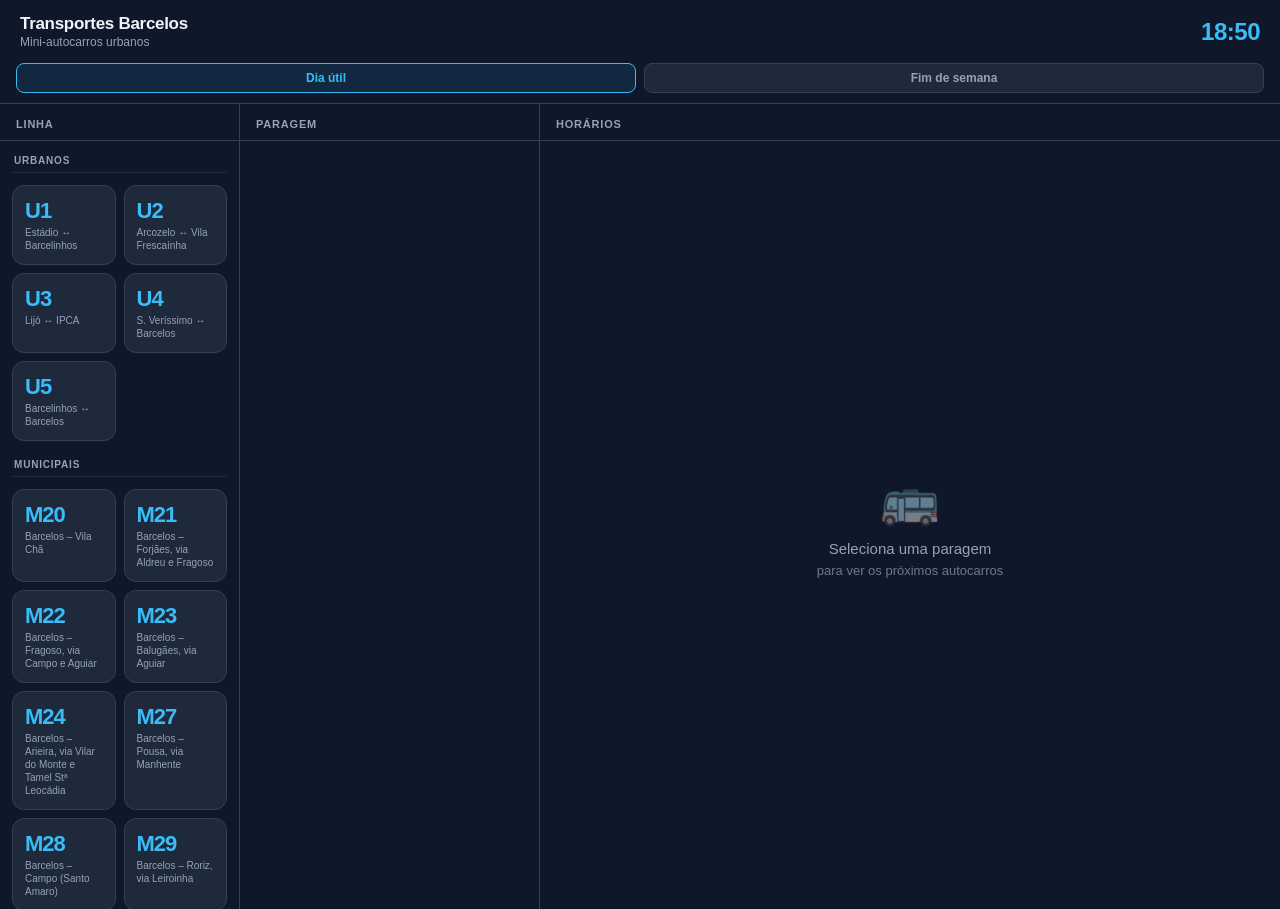
<file: index.html>
<!DOCTYPE html>
<html lang="pt">
<head>
  <meta charset="UTF-8">
  <meta name="viewport" content="width=device-width, initial-scale=1, viewport-fit=cover">
  <meta name="apple-mobile-web-app-capable" content="yes">
  <meta name="apple-mobile-web-app-status-bar-style" content="black-translucent">
  <meta name="apple-mobile-web-app-title" content="Horários Barcelos">
  <meta name="theme-color" content="#0f172a">
  <title>Horários Barcelos</title>
  <link rel="stylesheet" href="css/style.css">
</head>
<body>

  <!-- Header -->
  <header class="header">
    <div class="header-inner">
      <div>
        <div class="app-title">Transportes Barcelos</div>
        <div class="app-subtitle">Mini-autocarros urbanos</div>
      </div>
      <span class="clock" id="clock">--:--</span>
    </div>
    <div class="day-bar">
      <button class="day-btn active" id="btn-weekday" onclick="selectDayType('weekday')">Dia útil</button>
      <button class="day-btn" id="btn-weekend" onclick="selectDayType('weekend')">Fim de semana</button>
    </div>
  </header>

  <!-- 3-column layout -->
  <div class="layout">

    <!-- Col 1: Lines + Direction -->
    <div class="panel panel-lines" id="panel-lines">
      <div class="panel-header">
        <div class="panel-title">Linha</div>
      </div>
      <div class="panel-body">
        <div class="line-grid" id="line-grid"></div>
      </div>
    </div>

    <!-- Col 2: Stops -->
    <div class="panel panel-stops hidden" id="panel-stops">
      <!-- Mobile breadcrumb -->
      <div class="breadcrumb" onclick="goLines()">
        <span class="breadcrumb-back">‹</span>
        <span class="breadcrumb-text">Linhas</span>
      </div>
      <div class="panel-header">
        <div class="panel-title">Paragem</div>
      </div>
      <div id="dir-toggle"></div>
      <div class="panel-body">
        <div class="stop-list" id="stop-list"></div>
      </div>
    </div>

    <!-- Col 3: Results -->
    <div class="panel panel-results hidden" id="panel-results">
      <!-- Mobile breadcrumb -->
      <div class="breadcrumb" onclick="goStops()">
        <span class="breadcrumb-back">‹</span>
        <span class="breadcrumb-text">Paragens</span>
      </div>
      <div class="panel-header">
        <div class="panel-title" id="results-panel-title">Horários</div>
      </div>
      <div class="panel-body" id="results-body">
        <div class="empty-state">
          <div class="empty-icon">🚌</div>
          <div class="empty-text">Seleciona uma paragem</div>
          <div class="empty-sub">para ver os próximos autocarros</div>
        </div>
      </div>
    </div>

  </div>

  <script type="module" src="js/app.js"></script>
</body>
</html>
</file>
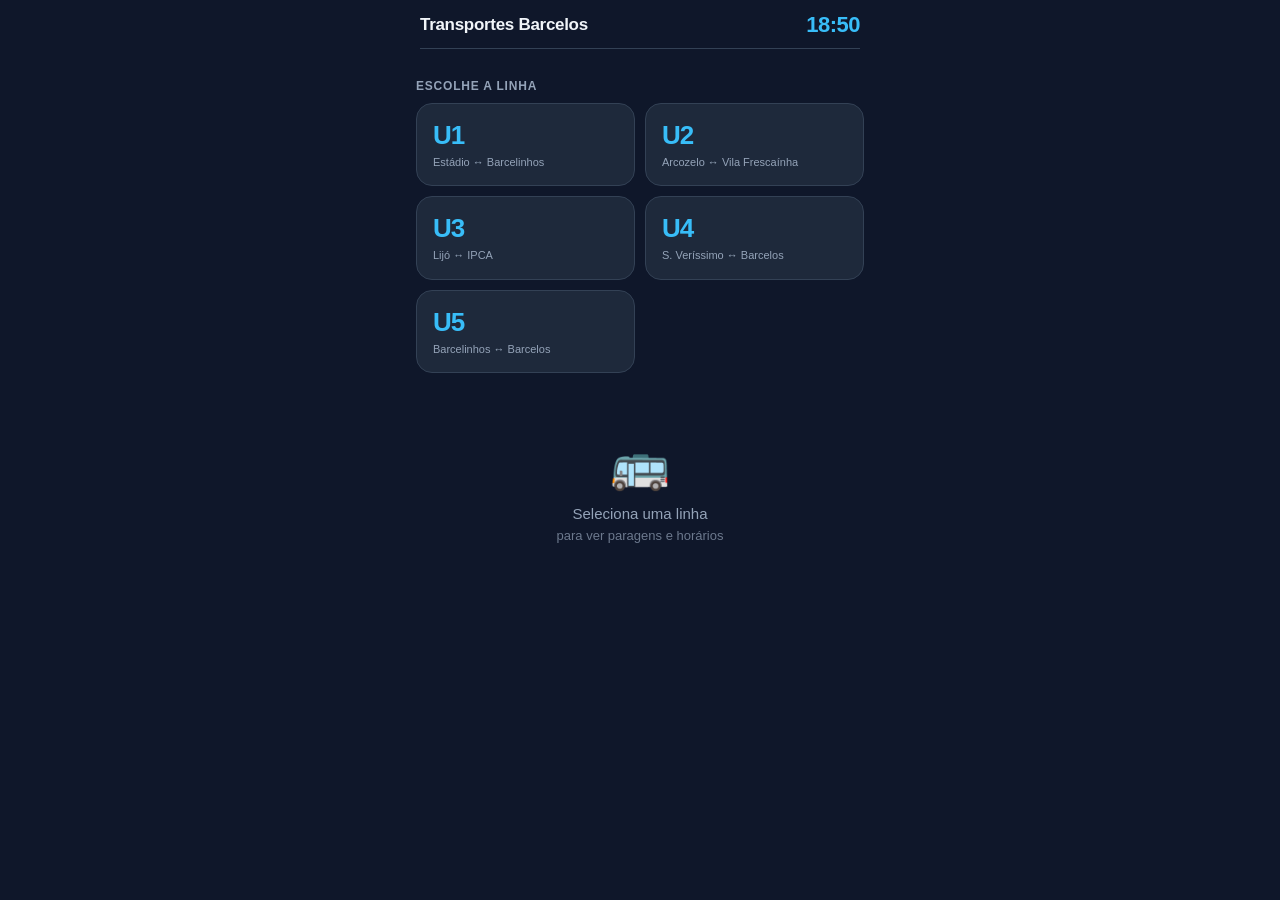
<file: horarios-barcelos.html>
<!DOCTYPE html>
<html lang="pt">
<head>
<meta charset="UTF-8">
<meta name="viewport" content="width=device-width, initial-scale=1, viewport-fit=cover">
<meta name="apple-mobile-web-app-capable" content="yes">
<meta name="apple-mobile-web-app-status-bar-style" content="black-translucent">
<meta name="apple-mobile-web-app-title" content="Horários Barcelos">
<meta name="theme-color" content="#0f172a">
<title>Horários Barcelos</title>
<style>
  *{box-sizing:border-box;margin:0;padding:0;-webkit-tap-highlight-color:transparent}
  :root{
    --bg:#0f172a;--surface:#1e293b;--card:#263245;--border:#334155;
    --text:#f1f5f9;--muted:#94a3b8;--accent:#38bdf8;--green:#4ade80;
    --yellow:#facc15;--red:#f87171;--radius:16px
  }
  html,body{height:100%;background:var(--bg);color:var(--text);font-family:-apple-system,BlinkMacSystemFont,'Segoe UI',sans-serif;overscroll-behavior:none}
  body{display:flex;flex-direction:column;max-width:480px;margin:0 auto;min-height:100dvh}



  .header{padding:env(safe-area-inset-top) 20px 0;background:var(--bg);position:sticky;top:0;z-index:10}
  .header-inner{display:flex;align-items:center;justify-content:space-between;padding:12px 0 10px}
  .app-title{font-size:17px;font-weight:700;color:var(--text);letter-spacing:-0.3px}
  .clock{font-size:22px;font-weight:700;color:var(--accent);font-variant-numeric:tabular-nums;letter-spacing:-0.5px}
  .header-bar{height:1px;background:var(--border)}

  .main{flex:1;overflow-y:auto;padding:16px 16px calc(env(safe-area-inset-bottom) + 16px)}

  .section-label{font-size:12px;font-weight:600;color:var(--muted);text-transform:uppercase;letter-spacing:0.8px;margin-bottom:10px}
  .line-grid{display:grid;grid-template-columns:1fr 1fr;gap:10px;margin-bottom:24px}
  .line-card{background:var(--surface);border:1.5px solid var(--border);border-radius:var(--radius);padding:16px;cursor:pointer;transition:all .15s;display:flex;flex-direction:column;gap:4px}
  .line-card:active{transform:scale(.97)}
  .line-num{font-size:26px;font-weight:800;color:var(--accent);letter-spacing:-1px}
  .line-desc{font-size:11px;color:var(--muted);line-height:1.3;font-weight:500}

  .dir-toggle{display:flex;gap:8px;margin-bottom:16px}
  .dir-btn{flex:1;padding:10px 12px;border-radius:10px;border:1.5px solid var(--border);background:var(--surface);color:var(--muted);font-size:12px;font-weight:600;cursor:pointer;text-align:center;transition:all .15s;line-height:1.3}
  .dir-btn:active{transform:scale(.97)}
  .dir-btn.active{border-color:var(--accent);background:rgba(56,189,248,.1);color:var(--accent)}

  .stop-list{display:flex;flex-direction:column;gap:6px;margin-bottom:16px}
  .stop-item{background:var(--surface);border:1.5px solid var(--border);border-radius:12px;padding:13px 16px;cursor:pointer;display:flex;align-items:center;justify-content:space-between;transition:all .15s}
  .stop-item:active{transform:scale(.98)}
  .stop-item.no-times{background:#131f30;border-color:#1e2d3d}
  .stop-item.no-times .stop-name{color:#5a7a8a}
  .stop-item.no-times .stop-next{opacity:.7}
  .stop-name{font-size:14px;font-weight:500;color:var(--text);line-height:1.3;flex:1;min-width:0;padding-right:8px}
  .stop-next{font-size:12px;font-weight:700;white-space:nowrap;flex-shrink:0}
  .stop-next.green{color:var(--green)}
  .stop-next.yellow{color:var(--yellow)}
  .stop-next.red{color:var(--red)}
  .stop-next.muted{color:var(--muted)}
  .approx-badge{font-size:10px;color:var(--muted);font-weight:500;margin-top:2px;display:block}

  .results{background:var(--surface);border:1.5px solid var(--border);border-radius:var(--radius);padding:16px;margin-bottom:16px}
  .results-title{font-size:12px;font-weight:600;color:var(--muted);text-transform:uppercase;letter-spacing:0.8px;margin-bottom:12px}
  .next-bus-hero{background:rgba(56,189,248,.1);border:1.5px solid rgba(56,189,248,.3);border-radius:12px;padding:16px;margin-bottom:10px;display:flex;align-items:center;justify-content:space-between}
  .next-bus-time{font-size:36px;font-weight:800;color:var(--accent);letter-spacing:-1.5px;font-variant-numeric:tabular-nums}
  .next-bus-min{font-size:14px;font-weight:700;color:var(--accent);text-align:right}
  .next-bus-label{font-size:11px;color:var(--muted);text-transform:uppercase;letter-spacing:0.5px}
  .approx-notice{background:rgba(250,204,21,.08);border:1px solid rgba(250,204,21,.25);border-radius:10px;padding:10px 12px;margin-bottom:12px;font-size:12px;color:var(--yellow);line-height:1.5}
  .time-list{display:flex;flex-wrap:wrap;gap:6px;margin-top:6px}
  .time-chip{padding:6px 12px;border-radius:8px;font-size:13px;font-weight:600;font-variant-numeric:tabular-nums}
  .time-chip.upcoming{background:var(--card);color:var(--text)}
  .time-chip.past{color:var(--border);background:transparent}
  .time-chip.next{background:rgba(74,222,128,.15);color:var(--green);border:1px solid rgba(74,222,128,.3)}
  .no-more{color:var(--muted);font-size:13px;padding:8px 0}
  .disclaimer{font-size:11px;color:var(--muted);line-height:1.5;margin-top:8px;padding-top:8px;border-top:1px solid var(--border)}

  .breadcrumb{display:flex;align-items:center;gap:8px;margin-bottom:14px;cursor:pointer}
  .breadcrumb-back{font-size:22px;color:var(--accent);line-height:1}
  .breadcrumb-text{font-size:14px;color:var(--accent);font-weight:600}

  .empty{text-align:center;padding:40px 20px;color:var(--muted)}
  .empty-icon{font-size:48px;margin-bottom:12px}
  .empty-text{font-size:15px;font-weight:500}
  .empty-sub{font-size:13px;margin-top:6px;opacity:.7}

  .hidden{display:none!important}
</style>
</head>
<body>

<div class="header">
  <div class="header-inner">
    <span class="app-title">Transportes Barcelos</span>
    <span class="clock" id="clock">--:--</span>
  </div>
  <div class="header-bar"></div>
</div>

<div class="main" id="main">
  <div id="view-lines">
    <p class="section-label" style="margin-top:14px">Escolhe a linha</p>
    <div class="line-grid" id="line-grid"></div>
    <div class="empty">
      <div class="empty-icon">🚌</div>
      <div class="empty-text">Seleciona uma linha</div>
      <div class="empty-sub">para ver paragens e horários</div>
    </div>
  </div>

  <div id="view-stops" class="hidden">
    <div class="breadcrumb" onclick="showLines()">
      <span class="breadcrumb-back">‹</span>
      <span class="breadcrumb-text">Linhas</span>
    </div>
    <div class="dir-toggle" id="dir-toggle"></div>
    <p class="section-label">Paragem</p>
    <div class="stop-list" id="stop-list"></div>
  </div>

  <div id="view-times" class="hidden">
    <div class="breadcrumb" onclick="showStops()">
      <span class="breadcrumb-back">‹</span>
      <span class="breadcrumb-text" id="breadcrumb-line">Paragens</span>
    </div>
    <div class="results" id="results-panel"></div>
  </div>
</div>

<script>
// null = paragem sem horário publicado (autocarro para mas tempo não é preciso)
  //andre vilas boas
const DATA = {
  U1: {
    name: "Estádio ↔ Barcelinhos",
    directions: [
      {
        label: "Estádio → Barcelinhos",
        stops: [
          { name: "Barcelos (Estádio Nascente)", times: ["06:45","07:15","07:45","08:15","08:45","09:15","09:45","10:15","10:45","11:15","11:45","12:15","12:45","13:15","13:45","14:15","14:45","15:15","15:45","16:15","16:45","17:15","17:45","18:15","18:45","19:15","19:45"] },
          { name: "Lobata", times: null },
          { name: "Barcelos (Estádio Poente)", times: null },
          { name: "Vila Boa (X N103)", times: null },
          { name: "Vila Boa (Igreja)", times: null },
          { name: "Espírito Santo", times: null },
          { name: "Igreja", times: null },
          { name: "Raízes", times: null },
          { name: "Escola", times: null },
          { name: "Cooperativa", times: null },
          { name: "Vermil (Quinta da Cal)", times: ["06:50","07:20","07:50","08:20","08:50","09:20","09:50","10:20","10:50","11:20","11:50","12:20","12:50","13:20","13:50","14:20","14:50","15:20","15:50","16:20","16:50","17:20","17:50","18:20","18:50","19:20","19:50"] },
          { name: "Barcelos (Olival)", times: null },
          { name: "Barcelos (Rua Luís de Camões)", times: null },
          { name: "Barcelos (Rotunda do Professor)", times: null },
          { name: "Casa S. João de Deus", times: ["06:54","07:24","07:54","08:24","08:54","09:24","09:54","10:24","10:54","11:24","11:54","12:24","12:54","13:24","13:54","14:24","14:54","15:24","15:54","16:24","16:54","17:24","17:54","18:24","18:54","19:24","19:54"] },
          { name: "Barcelos (Quinta Nova)", times: null },
          { name: "Barcelos (Finanças)", times: null },
          { name: "Escola Alcaides de Faria", times: null },
          { name: "Barcelos (Combatentes)", times: ["06:58","07:28","07:58","08:28","08:58","09:28","09:58","10:28","10:58","11:28","11:58","12:28","12:58","13:28","13:58","14:28","14:58","15:28","15:58","16:28","16:58","17:28","17:58","18:28","18:58","19:28","19:58"] },
          { name: "Barcelos (Sr. da Cruz)", times: null },
          { name: "Bagoeira / Campo da Feira", times: null },
          { name: "H. Trofa Saúde", times: null },
          { name: "Barcelos (Cemitério)", times: null },
          { name: "Esc. Sec. Barcelos", times: ["07:02","07:32","08:02","08:32","09:02","09:32","10:02","10:32","11:02","11:32","12:02","12:32","13:02","13:32","14:02","14:32","15:02","15:32","16:02","16:32","17:02","17:32","18:02","18:32","19:02","19:32","20:02"] },
          { name: "Casa do Rio", times: null },
          { name: "Barcelos (Câmara Municipal)", times: null },
          { name: "Barcelinhos (centro)", times: ["07:07","07:37","08:07","08:37","09:07","09:37","10:07","10:37","11:07","11:37","12:07","12:37","13:07","13:37","14:07","14:37","15:07","15:37","16:07","16:37","17:07","17:37","18:07","18:37","19:07","19:37","20:07"] },
          { name: "Barcelinhos (Quinta do Egipto)", times: null },
          { name: "Barcelinhos (Fonte Santo António)", times: null },
          { name: "Barcelinhos (Colégio La Salle)", times: null },
          { name: "E.Leclerc (Barcelinhos)", times: ["07:10","07:40","08:10","08:40","09:10","09:40","10:10","10:40","11:10","11:40","12:10","12:40","13:10","13:40","14:10","14:40","15:10","15:40","16:10","16:40","17:10","17:40","18:10","18:40","19:10","19:40","20:10"] },
        ]
      },
      {
        label: "Barcelinhos → Estádio",
        stops: [
          { name: "E.Leclerc (Barcelinhos)", times: ["06:40","07:10","07:40","08:10","08:40","09:10","09:40","10:10","10:40","11:10","11:40","12:10","12:40","13:10","13:40","14:10","14:40","15:10","15:40","16:10","16:40","17:10","17:40","18:10","18:40","19:10","19:40","20:10"] },
          { name: "Barcelinhos (Colégio La Salle)", times: null },
          { name: "Barcelinhos (Quinta do Egito)", times: null },
          { name: "Barcelinhos (Largo do Tanque)", times: null },
          { name: "Barcelinhos (Mira Rio)", times: null },
          { name: "Esc. Rosa Ramalho (Ida)", times: ["06:44","07:14","07:44","08:14","08:44","09:14","09:44","10:14","10:44","11:14","11:44","12:14","12:44","13:14","13:44","14:14","14:44","15:14","15:44","16:14","16:44","17:14","17:44","18:14","18:44","19:14","19:44","20:14"] },
          { name: "Carvalhal", times: null },
          { name: "Barcelinhos (Medros)", times: ["06:47","07:17","07:47","08:17","08:47","09:17","09:47","10:17","10:47","11:17","11:47","12:17","12:47","13:17","13:47","14:17","14:47","15:17","15:47","16:17","16:47","17:17","17:47","18:17","18:47","19:17","19:47","20:17"] },
          { name: "Barcelinhos (Hospital Particular)", times: null },
          { name: "Staples", times: null },
          { name: "Esc. Rosa Ramalho (Volta)", times: ["06:50","07:20","07:50","08:20","08:50","09:20","09:50","10:20","10:50","11:20","11:50","12:20","12:50","13:20","13:50","14:20","14:50","15:20","15:50","16:20","16:50","17:20","17:50","18:20","18:50","19:20","19:50","20:20"] },
          { name: "Barcelinhos (Mira Rio)", times: null },
          { name: "Barcelinhos (Largo do Tanque)", times: null },
          { name: "Barcelinhos (centro)", times: ["06:52","07:22","07:52","08:22","08:52","09:22","09:52","10:22","10:52","11:22","11:52","12:22","12:52","13:22","13:52","14:22","14:52","15:22","15:52","16:22","16:52","17:22","17:52","18:22","18:52","19:22","19:52","20:22"] },
          { name: "Barcelos (Câmara Municipal)", times: null },
          { name: "Casa do Rio", times: null },
          { name: "Esc. Sec. Barcelos", times: ["06:54","07:24","07:54","08:24","08:54","09:24","09:54","10:24","10:54","11:24","11:54","12:24","12:54","13:24","13:54","14:24","14:54","15:24","15:54","16:24","16:54","17:24","17:54","18:24","18:54","19:24","19:54","20:24"] },
          { name: "Barcelos (Cemitério)", times: null },
          { name: "H. Trofa Saúde", times: null },
          { name: "Bagoeira / Campo da Feira", times: null },
          { name: "Senhor da Cruz", times: null },
          { name: "Barcelos (Combatentes)", times: ["06:58","07:28","07:58","08:28","08:58","09:28","09:58","10:28","10:58","11:28","11:58","12:28","12:58","13:28","13:58","14:28","14:58","15:28","15:58","16:28","16:58","17:28","17:58","18:28","18:58","19:28","19:58","20:28"] },
          { name: "Casa S. João de Deus", times: ["07:01","07:31","08:01","08:31","09:01","09:31","10:01","10:31","11:01","11:31","12:01","12:31","13:01","13:31","14:01","14:31","15:01","15:31","16:01","16:31","17:01","17:31","18:01","18:31","19:01","19:31","20:01"] },
          { name: "Vermil (Quinta da Cal)", times: ["07:04","07:34","08:04","08:34","09:04","09:34","10:04","10:34","11:04","11:34","12:04","12:34","13:04","13:34","14:04","14:34","15:04","15:34","16:04","16:34","17:04","17:34","18:04","18:34","19:04","19:34","20:04"] },
          { name: "Barcelos (Estádio Nascente)", times: ["07:15","07:45","08:15","08:45","09:15","09:45","10:15","10:45","11:15","11:45","12:15","12:45","13:15","13:45","14:15","14:45","15:15","15:45","16:15","16:45","17:15","17:45","18:15","18:45","19:15","19:45","20:15"] },
        ]
      }
    ]
  },
  U2: {
    name: "Arcozelo ↔ Vila Frescaínha",
    directions: [
      {
        label: "Arcozelo → Vila Frescaínha",
        stops: [
          { name: "Arcozelo (Junta de Freguesia)", times: ["07:00","07:20","07:40","08:00","08:20","08:40","09:00","09:20","09:40","10:00","10:20","10:40","11:00","11:20","11:40","12:00","12:20","12:40","13:00","13:20","13:40","14:00","14:20","14:40","15:00","15:20","15:40","16:00","16:20","16:40","17:00","17:20","17:40","18:00","18:20","18:40","19:00","19:20","19:40","20:00","20:20"] },
          { name: "Pólo ACIB", times: null },
          { name: "Arcozelo (Formiga)", times: null },
          { name: "Arcozelo (Bairro 1.º de Maio)", times: ["07:02","07:22","07:42","08:02","08:22","08:42","09:02","09:22","09:42","10:02","10:22","10:42","11:02","11:22","11:42","12:02","12:22","12:42","13:02","13:22","13:42","14:02","14:22","14:42","15:02","15:22","15:42","16:02","16:22","16:42","17:02","17:22","17:42","18:02","18:22","18:42","19:02","19:22","19:42","20:02","20:22"] },
          { name: "Arcozelo (Igreja)", times: null },
          { name: "Arcozelo (Rotunda das Calçadas)", times: null },
          { name: "Barcelos (Bolivar)", times: null },
          { name: "Barcelos (Estação)", times: ["07:04","07:24","07:44","08:04","08:24","08:44","09:04","09:24","09:44","10:04","10:24","10:44","11:04","11:24","11:44","12:04","12:24","12:44","13:04","13:24","13:44","14:04","14:24","14:44","15:04","15:24","15:44","16:04","16:24","16:44","17:04","17:24","17:44","18:04","18:24","18:44","19:04","19:24","19:44","20:04","20:24"] },
          { name: "Barcelos (Torre Ampal)", times: null },
          { name: "Barcelos (Albergaria)", times: null },
          { name: "Barcelos (Capuchinhos)", times: null },
          { name: "Barcelos (Combatentes)", times: ["07:06","07:26","07:46","08:06","08:26","08:46","09:06","09:26","09:46","10:06","10:26","10:46","11:06","11:26","11:46","12:06","12:26","12:46","13:06","13:26","13:46","14:06","14:26","14:46","15:06","15:26","15:46","16:06","16:26","16:46","17:06","17:26","17:46","18:06","18:26","18:46","19:06","19:26","19:46","20:06","20:26"] },
          { name: "Barcelos (Campo S. José)", times: null },
          { name: "Barcelos (Mercado)", times: null },
          { name: "Pingo Doce / IPCA", times: ["07:08","07:28","07:48","08:08","08:28","08:48","09:08","09:28","09:48","10:08","10:28","10:48","11:08","11:28","11:48","12:08","12:28","12:48","13:08","13:28","13:48","14:08","14:28","14:48","15:08","15:28","15:48","16:08","16:28","16:48","17:08","17:28","17:48","18:08","18:28","18:48","19:08","19:28","19:48","20:08","20:28"] },
          { name: "Lidl", times: null },
          { name: "Esc. António Fogaça", times: null },
          { name: "Casal de Nil", times: null },
          { name: "ACIBE / Sonix", times: ["07:11","07:31","07:51","08:11","08:31","08:51","09:11","09:31","09:51","10:11","10:31","10:51","11:11","11:31","11:51","12:11","12:31","12:51","13:11","13:31","13:51","14:11","14:31","14:51","15:11","15:31","15:51","16:11","16:31","16:51","17:11","17:31","17:51","18:11","18:31","18:51","19:11","19:31","19:51","20:11","20:31"] },
          { name: "Continente", times: ["07:13","07:33","07:53","08:13","08:33","08:53","09:13","09:33","09:53","10:13","10:33","10:53","11:13","11:33","11:53","12:13","12:33","12:53","13:13","13:33","13:53","14:13","14:33","14:53","15:13","15:33","15:53","16:13","16:33","16:53","17:13","17:33","17:53","18:13","18:33","18:53","19:13","19:33","19:53","20:13","20:33"] },
          { name: "Vila Frescainha (EB1 Paço Velho)", times: ["07:15","07:35","07:55","08:15","08:35","08:55","09:15","09:35","09:55","10:15","10:35","10:55","11:15","11:35","11:55","12:15","12:35","12:55","13:15","13:35","13:55","14:15","14:35","14:55","15:15","15:35","15:55","16:15","16:35","16:55","17:15","17:35","17:55","18:15","18:35","18:55","19:15","19:35","19:55","20:15","20:35"] },
        ]
      },
      {
        label: "Vila Frescaínha → Arcozelo",
        stops: [
          { name: "Vila Frescainha (EB1 Paço Velho)", times: ["06:55","07:15","07:35","07:55","08:15","08:35","08:55","09:15","09:35","09:55","10:15","10:35","10:55","11:15","11:35","11:55","12:15","12:35","12:55","13:15","13:35","13:55","14:15","14:35","14:55","15:15","15:35","15:55","16:15","16:35","16:55","17:15","17:35","17:55","18:15","18:35","18:55","19:15","19:35","19:55","20:15"] },
          { name: "Vila Frescainha (Calçada da Adega)", times: null },
          { name: "Adega", times: null },
          { name: "Vila Frescainha (R. de S. Simão)", times: ["06:59","07:19","07:39","07:59","08:19","08:39","08:59","09:19","09:39","09:59","10:19","10:39","10:59","11:19","11:39","11:59","12:19","12:39","12:59","13:19","13:39","13:59","14:19","14:39","14:59","15:19","15:39","15:59","16:19","16:39","16:59","17:19","17:39","17:59","18:19","18:39","18:59","19:19","19:39","19:59","20:19"] },
          { name: "Vila Frescainha (Senra)", times: null },
          { name: "ACIBE / Sonix", times: ["07:03","07:23","07:43","08:03","08:23","08:43","09:03","09:23","09:43","10:03","10:23","10:43","11:03","11:23","11:43","12:03","12:23","12:43","13:03","13:23","13:43","14:03","14:23","14:43","15:03","15:23","15:43","16:03","16:23","16:43","17:03","17:23","17:43","18:03","18:23","18:43","19:03","19:23","19:43","20:03","20:23"] },
          { name: "Casal de Nil", times: null },
          { name: "Esc. António Fogaça", times: null },
          { name: "Lidl", times: null },
          { name: "Barcelos (São José)", times: ["07:08","07:28","07:48","08:08","08:28","08:48","09:08","09:28","09:48","10:08","10:28","10:48","11:08","11:28","11:48","12:08","12:28","12:48","13:08","13:28","13:48","14:08","14:28","14:48","15:08","15:28","15:48","16:08","16:28","16:48","17:08","17:28","17:48","18:08","18:28","18:48","19:08","19:28","19:48","20:08","20:28"] },
          { name: "Bonfim", times: null },
          { name: "Barcelos (Jardim Velho)", times: null },
          { name: "Barcelos (Combatentes)", times: ["07:12","07:32","07:52","08:12","08:32","08:52","09:12","09:32","09:52","10:12","10:32","10:52","11:12","11:32","11:52","12:12","12:32","12:52","13:12","13:32","13:52","14:12","14:32","14:52","15:12","15:32","15:52","16:12","16:32","16:52","17:12","17:32","17:52","18:12","18:32","18:52","19:12","19:32","19:52","20:12","20:32"] },
          { name: "Barcelos (Capuchinhos)", times: null },
          { name: "Barcelos (Albergaria)", times: null },
          { name: "Barcelos (Torre Ampal)", times: null },
          { name: "Barcelos (Estação)", times: ["07:16","07:36","07:56","08:16","08:36","08:56","09:16","09:36","09:56","10:16","10:36","10:56","11:16","11:36","11:56","12:16","12:36","12:56","13:16","13:36","13:56","14:16","14:36","14:56","15:16","15:36","15:56","16:16","16:36","16:56","17:16","17:36","17:56","18:16","18:36","18:56","19:16","19:36","19:56","20:16","20:36"] },
          { name: "Barcelos (Bolivar)", times: null },
          { name: "Arcozelo (Rotunda das Calçadas)", times: null },
          { name: "Arcozelo (Junta de Freguesia)", times: ["07:20","07:40","08:00","08:20","08:40","09:00","09:20","09:40","10:00","10:20","10:40","11:00","11:20","11:40","12:00","12:20","12:40","13:00","13:20","13:40","14:00","14:20","14:40","15:00","15:20","15:40","16:00","16:20","16:40","17:00","17:20","17:40","18:00","18:20","18:40","19:00","19:20","19:40","20:00","20:20","20:40"] },
        ]
      }
    ]
  },
  U3: {
    name: "Lijó ↔ IPCA",
    directions: [
      {
        label: "Lijó → IPCA",
        stops: [
          { name: "Lijó (Escolas)", times: ["06:45","07:15","07:40","07:45","08:15","08:45","09:15","09:45","10:15","10:45","11:15","11:45","12:15","12:45","13:15","13:45","14:15","14:45","15:15","15:45","16:15","16:45","17:15","17:45","18:15","18:45","19:15","19:45"] },
          { name: "Lijó (Senhora da Abadia)", times: null },
          { name: "Nova do Corujo", times: null },
          { name: "Arcozelo (Corujo)", times: null },
          { name: "Igreja II", times: null },
          { name: "Igreja I", times: ["06:49","07:19","07:44","07:49","08:19","08:49","09:19","09:49","10:19","10:49","11:19","11:49","12:19","12:49","13:19","13:49","14:19","14:49","15:19","15:49","16:19","16:49","17:19","17:49","18:19","18:49","19:19","19:49"] },
          { name: "EM557 / Ribeiro", times: null },
          { name: "Ribeiro", times: null },
          { name: "Arcozelo (Penedos)", times: null },
          { name: "Arcozelo (Bela Vista)", times: null },
          { name: "Dom João Afonso (C.E. Arcozelo)", times: null },
          { name: "Bem-Me-Queres", times: null },
          { name: "Felisberto B. R. Castro", times: ["06:53","07:23","07:48","07:53","08:23","08:53","09:23","09:53","10:23","10:53","11:23","11:53","12:23","12:53","13:23","13:53","14:23","14:53","15:23","15:53","16:23","16:53","17:23","17:53","18:23","18:53","19:23","19:53"] },
          { name: "Bajão", times: null },
          { name: "Barcelos (Central / Camionagem)", times: ["06:58","07:28","07:53","07:58","08:28","08:58","09:28","09:58","10:28","10:58","11:28","11:58","12:28","12:58","13:28","13:58","14:28","14:58","15:28","15:58","16:28","16:58","17:28","17:58","18:28","18:58","19:28","19:58"] },
          { name: "Pontes I", times: null },
          { name: "Esc. Sec. Barcelos", times: ["07:00","07:30","07:55","08:00","08:30","09:00","09:30","10:00","10:30","11:00","11:30","12:00","12:30","13:00","13:30","14:00","14:30","15:00","15:30","16:00","16:30","17:00","17:30","18:00","18:30","19:00","19:30","20:00"] },
          { name: "Tribunal", times: null },
          { name: "Segurança Social", times: null },
          { name: "H. Trofa Saúde", times: null },
          { name: "Barcelos (Cemitério)", times: null },
          { name: "Valpaços", times: null },
          { name: "Barcelos (Estação)", times: ["07:05","07:35","08:00","08:05","08:35","09:05","09:35","10:05","10:35","11:05","11:35","12:05","12:35","13:05","13:35","14:05","14:35","15:05","15:35","16:05","16:35","17:05","17:35","18:05","18:35","19:05","19:35","20:05"] },
          { name: "Barcelos (Torre Ampal)", times: null },
          { name: "Barcelos (Albergaria)", times: null },
          { name: "Barcelos (Capuchinhos)", times: null },
          { name: "Barcelos (Combatentes)", times: ["07:08","07:38","08:03","08:08","08:38","09:08","09:38","10:08","10:38","11:08","11:38","12:08","12:38","13:08","13:38","14:08","14:38","15:08","15:38","16:08","16:38","17:08","17:38","18:08","18:38","19:08","19:38","20:08"] },
          { name: "Escola Alcaides de Faria", times: null },
          { name: "Barcelos (Finanças)", times: null },
          { name: "Abade Paes", times: null },
          { name: "Zona Comercial", times: null },
          { name: "Barcelos (São José)", times: ["07:13","07:43","08:08","08:13","08:43","09:13","09:43","10:13","10:43","11:13","11:43","12:13","12:43","13:13","13:43","14:13","14:43","15:13","15:43","16:13","16:43","17:13","17:43","18:13","18:43","19:13","19:43","20:13"] },
          { name: "Lidl", times: null },
          { name: "Queimado I (IPCA)", times: ["07:15","07:45","08:10","08:15","08:45","09:15","09:45","10:15","10:45","11:15","11:45","12:15","12:45","13:15","13:45","14:15","14:45","15:15","15:45","16:15","16:45","17:15","17:45","18:15","18:45","19:15","19:45","20:15"] },
        ]
      },
      {
        label: "IPCA → Lijó",
        stops: [
          { name: "Queimado I (IPCA)", times: ["06:45","07:15","07:45","08:15","08:45","09:15","09:45","10:15","10:45","11:15","11:45","12:15","12:45","13:15","13:45","14:15","14:45","15:15","15:45","16:15","16:45","17:15","17:45","18:15","18:45","19:15","19:45"] },
          { name: "Queimado II", times: null },
          { name: "Rio de Vila", times: null },
          { name: "Igreja (V.F.S. Martinho)", times: null },
          { name: "Arranjinho", times: null },
          { name: "Casal de Nil", times: null },
          { name: "Lidl", times: null },
          { name: "Barcelos (São José)", times: ["06:53","07:23","07:53","08:23","08:53","09:23","09:53","10:23","10:53","11:23","11:53","12:23","12:53","13:23","13:53","14:23","14:53","15:23","15:53","16:23","16:53","17:23","17:53","18:23","18:53","19:23","19:53"] },
          { name: "Zona Comercial", times: null },
          { name: "Abade Paes", times: null },
          { name: "Barcelos (Finanças)", times: null },
          { name: "Escola Alcaides de Faria", times: null },
          { name: "Barcelos (Combatentes)", times: ["06:57","07:27","07:57","08:27","08:57","09:27","09:57","10:27","10:57","11:27","11:57","12:27","12:57","13:27","13:57","14:27","14:57","15:27","15:57","16:27","16:57","17:27","17:57","18:27","18:57","19:27","19:57"] },
          { name: "Barcelos (Capuchinhos)", times: null },
          { name: "Barcelos (Albergaria)", times: null },
          { name: "Barcelos (Torre Ampal)", times: null },
          { name: "Barcelos (Estação)", times: ["06:59","07:29","07:59","08:29","08:59","09:29","09:59","10:29","10:59","11:29","11:59","12:29","12:59","13:29","13:59","14:29","14:59","15:29","15:59","16:29","16:59","17:29","17:59","18:29","18:59","19:29","19:59"] },
          { name: "Barcelos (Bolivar)", times: null },
          { name: "Bajão", times: null },
          { name: "Felisberto B. R. Castro", times: ["07:05","07:35","08:05","08:35","09:05","09:35","10:05","10:35","11:05","11:35","12:05","12:35","13:05","13:35","14:05","14:35","15:05","15:35","16:05","16:35","17:05","17:35","18:05","18:35","19:05","19:35","20:05"] },
          { name: "Bem-Me-Queres", times: null },
          { name: "Dom João Afonso (C.E. Arcozelo)", times: null },
          { name: "Arcozelo (Bela Vista)", times: null },
          { name: "Arcozelo (Penedos)", times: null },
          { name: "Ribeiro", times: null },
          { name: "EM557 / Ribeiro", times: null },
          { name: "Igreja I", times: ["07:10","07:40","08:10","08:40","09:10","09:40","10:10","10:40","11:10","11:40","12:10","12:40","13:10","13:40","14:10","14:40","15:10","15:40","16:10","16:40","17:10","17:40","18:10","18:40","19:10","19:40","20:10"] },
          { name: "Igreja II", times: null },
          { name: "Arcozelo (Corujo)", times: null },
          { name: "Nova do Corujo", times: null },
          { name: "Lijó (Escolas)", times: ["07:15","07:45","08:15","08:45","09:15","09:45","10:15","10:45","11:15","11:45","12:15","12:45","13:15","13:45","14:15","14:45","15:15","15:45","16:15","16:45","17:15","17:45","18:15","18:45","19:15","19:45","20:15"] },
        ]
      }
    ]
  },
  U4: {
    name: "S. Veríssimo ↔ Barcelos",
    directions: [
      {
        label: "Barcelos → S. Veríssimo",
        stops: [
          { name: "Barcelos (Estação)", times: ["07:00","07:30","08:00","08:30","09:00","09:30","10:00","10:30","11:00","11:30","12:00","12:30","13:00","13:30","14:00","14:30","15:00","15:30","16:00","16:30","17:00","17:30","18:00","18:30","19:00","19:30","20:00"] },
          { name: "Barcelos (Bolivar)", times: null },
          { name: "Escola Gonçalo Nunes", times: null },
          { name: "Escola Alcaides de Faria", times: null },
          { name: "Barcelos (Combatentes)", times: ["07:04","07:34","08:04","08:34","09:04","09:34","10:04","10:34","11:04","11:34","12:04","12:34","13:04","13:34","14:04","14:34","15:04","15:34","16:04","16:34","17:04","17:34","18:04","18:34","19:04","19:34","20:04"] },
          { name: "Barcelos (Sr. da Cruz)", times: null },
          { name: "Bagoeira / Campo da Feira", times: null },
          { name: "Tribunal", times: null },
          { name: "Esc. Sec. Barcelos", times: ["07:09","07:39","08:09","08:39","09:09","09:39","10:09","10:39","11:09","11:39","12:09","12:39","13:09","13:39","14:09","14:39","15:09","15:39","16:09","16:39","17:09","17:39","18:09","18:39","19:09","19:39","20:09"] },
          { name: "Pontes I", times: null },
          { name: "S. Veríssimo (Conservatório)", times: ["07:15","07:45","08:15","08:45","09:15","09:45","10:15","10:45","11:15","11:45","12:15","12:45","13:15","13:45","14:15","14:45","15:15","15:45","16:15","16:45","17:15","17:45","18:15","18:45","19:15","19:45","20:15"] },
          { name: "Cávado", times: null },
          { name: "Santa Máxima", times: null },
          { name: "Cândido Martins", times: null },
          { name: "S. Veríssimo (Barreiras)", times: ["07:19","07:49","08:19","08:49","09:19","09:49","10:19","10:49","11:19","11:49","12:19","12:49","13:19","13:49","14:19","14:49","15:19","15:49","16:19","16:49","17:19","17:49","18:19","18:49","19:19","19:49","20:19"] },
          { name: "S. Veríssimo (EB1 Pontes III)", times: null },
        ]
      },
      {
        label: "S. Veríssimo → Barcelos",
        stops: [
          { name: "S. Veríssimo (Conservatório)", times: ["07:22","07:52","08:22","08:52","09:22","09:52","10:22","10:52","11:22","11:52","12:22","12:52","13:22","13:52","14:22","14:52","15:22","15:52","16:22","16:52","17:22","17:52","18:22","18:52","19:22","19:52","20:22"] },
          { name: "Pontes I", times: null },
          { name: "Valpaços", times: null },
          { name: "Barcelos (Estação)", times: ["07:30","08:00","08:30","09:00","09:30","10:00","10:30","11:00","11:30","12:00","12:30","13:00","13:30","14:00","14:30","15:00","15:30","16:00","16:30","17:00","17:30","18:00","18:30","19:00","19:30","20:00","20:30"] },
        ]
      }
    ]
  },
  U5: {
    name: "Barcelinhos ↔ Barcelos",
    directions: [
      {
        label: "Barcelinhos → Barcelos",
        stops: [
          { name: "Esc. Rosa Ramalho", times: ["07:15","08:15","09:15","10:15","11:15","12:15","13:15","14:15","15:15","16:15","17:15","18:15","19:15"] },
          { name: "Sr. do Galo", times: null },
          { name: "Esc. Sec. de Barcelinhos", times: null },
          { name: "Centro de Saúde de Barcelinhos", times: ["07:20","08:20","09:20","10:20","11:20","12:20","13:20","14:20","15:20","16:20","17:20","18:20","19:20"] },
          { name: "Sobreiros", times: null },
          { name: "Santa Eugénia (E.Leclerc)", times: ["07:24","08:24","09:24","10:24","11:24","12:24","13:24","14:24","15:24","16:24","17:24","18:24","19:24"] },
          { name: "Santa Eugénia I (Rua Sto. António)", times: null },
          { name: "Santa Eugénia (Ponte)", times: null },
          { name: "Santa Eugénia III (Poça)", times: null },
          { name: "Santa Eugénia (EB)", times: null },
          { name: "Santa Eugénia V (Igreja)", times: ["07:26","08:26","09:26","10:26","11:26","12:26","13:26","14:26","15:26","16:26","17:26","18:26","19:26"] },
          { name: "Cruz. Fonte Fria (Macieiras)", times: null },
          { name: "Rio Covo (Moinhos)", times: null },
          { name: "Santa Eugénia (Rio Covo / Lobagueira)", times: null },
          { name: "Santa Eugénia (Casais / Auchan)", times: ["07:30","08:30","09:30","10:30","11:30","12:30","13:30","14:30","15:30","16:30","17:30","18:30","19:30"] },
          { name: "Cruz. Fonte Fria (Macieiras) ↺", times: null },
          { name: "Rio Covo (Moinhos) ↺", times: null },
          { name: "Santa Eugénia V (Igreja) ↺", times: ["07:33","08:33","09:33","10:33","11:33","12:33","13:33","14:33","15:33","16:33","17:33","18:33","19:33"] },
          { name: "Esc. Sec. Barcelos", times: ["07:40","08:40","09:40","10:40","11:40","12:40","13:40","14:40","15:40","16:40","17:40","18:40","19:40"] },
          { name: "Tribunal", times: null },
          { name: "Segurança Social", times: null },
          { name: "Bagoeira / Campo da Feira", times: ["07:43","08:43","09:43","10:43","11:43","12:43","13:43","14:43","15:43","16:43","17:43","18:43","19:43"] },
          { name: "Barcelos (Sr. da Cruz)", times: null },
          { name: "Barcelos (Combatentes)", times: ["07:45","08:45","09:45","10:45","11:45","12:45","13:45","14:45","15:45","16:45","17:45","18:45","19:45"] },
          { name: "Barcelos (Capuchinhos)", times: null },
          { name: "Barcelos (Pavilhão Municipal)", times: null },
          { name: "Barcelos (Cemitério)", times: ["07:48","08:48","09:48","10:48","11:48","12:48","13:48","14:48","15:48","16:48","17:48","18:48","19:48"] },
        ]
      },
      {
        label: "Barcelos → Barcelinhos",
        stops: [
          { name: "Barcelos (Cemitério)", times: ["07:48","08:48","09:48","10:48","11:48","12:48","13:48","14:48","15:48","16:48","17:48","18:48","19:48"] },
          { name: "Santa Eugénia (Ponte)", times: null },
          { name: "Santa Eugénia III (Poça)", times: null },
          { name: "Santa Eugénia (EB)", times: null },
          { name: "Santa Eugénia V (Igreja)", times: ["07:53","08:53","09:53","10:53","11:53","12:53","13:53","14:53","15:53","16:53","17:53","18:53","19:53"] },
          { name: "Cruz. Fonte Fria (Macieiras)", times: null },
          { name: "Rio Covo (Moinhos)", times: null },
          { name: "Santa Eugénia (Rio Covo / Lobagueira)", times: null },
          { name: "Santa Eugénia (Casais / Auchan)", times: ["07:57","08:57","09:57","10:57","11:57","12:57","13:57","14:57","15:57","16:57","17:57","18:57","19:57"] },
          { name: "Santa Eugénia (Rio Covo / Lobagueira) ↺", times: null },
          { name: "Rio Covo (Moinhos) ↺", times: null },
          { name: "Cruz. Fonte Fria (Macieiras) ↺", times: null },
          { name: "Santa Eugénia V (Igreja) ↺", times: ["08:00","09:00","10:00","11:00","12:00","13:00","14:00","15:00","16:00","17:00","18:00","19:00","20:00"] },
          { name: "Santa Eugénia (EB) ↺", times: null },
          { name: "Santa Eugénia III (Poça) ↺", times: null },
          { name: "Santa Eugénia (Ponte) ↺", times: null },
          { name: "Santa Eugénia I (Rua Sto. António)", times: null },
          { name: "Santa Eugénia (E.Leclerc)", times: ["08:05","09:05","10:05","11:05","12:05","13:05","14:05","15:05","16:05","17:05","18:05","19:05","20:05"] },
          { name: "Sobreiros", times: null },
          { name: "Centro de Saúde de Barcelinhos", times: ["08:08","09:08","10:08","11:08","12:08","13:08","14:08","15:08","16:08","17:08","18:08","19:08","20:08"] },
          { name: "Esc. Sec. de Barcelinhos", times: null },
          { name: "Barcelinhos (Igreja / Brito Limpo)", times: null },
          { name: "Barcelinhos (Largo do Tanque)", times: null },
          { name: "Barcelinhos (Mira Rio)", times: null },
          { name: "Esc. Rosa Ramalho", times: ["08:15","09:15","10:15","11:15","12:15","13:15","14:15","15:15","16:15","17:15","18:15","19:15","20:15"] },
        ]
      }
    ]
  }
};

// ─── STATE ────────────────────────────────────────────────────────────────────
let selectedLine = null, selectedDir = 0, selectedStop = null;

// ─── TIME UTILS ───────────────────────────────────────────────────────────────
function nowMinutes() {
  const d = new Date();
  return d.getHours() * 60 + d.getMinutes();
}
function parseTime(t) {
  const [h, m] = t.split(':').map(Number);
  return h * 60 + m;
}
function minsToStr(mins) {
  const h = Math.floor(mins / 60).toString().padStart(2,'0');
  const m = (mins % 60).toString().padStart(2,'0');
  return `${h}:${m}`;
}
function formatCountdown(mins) {
  if (mins <= 0) return 'agora';
  if (mins === 1) return '1 min';
  if (mins < 60) return `${mins} min`;
  const h = Math.floor(mins / 60), m = mins % 60;
  return m === 0 ? `${h}h` : `${h}h${m}m`;
}

// Interpolação linear entre paragens com horário
function getApproxTimes(stops, idx) {
  let prevIdx = -1, nextIdx = -1;
  for (let i = idx - 1; i >= 0; i--) {
    if (stops[i].times) { prevIdx = i; break; }
  }
  for (let i = idx + 1; i < stops.length; i++) {
    if (stops[i].times) { nextIdx = i; break; }
  }
  if (prevIdx === -1 && nextIdx === -1) return null;
  if (prevIdx === -1) return { times: stops[nextIdx].times, approx: true };
  if (nextIdx === -1) return { times: stops[prevIdx].times, approx: true };

  const prev = stops[prevIdx].times;
  const next = stops[nextIdx].times;
  const frac = (idx - prevIdx) / (nextIdx - prevIdx);
  const len = Math.min(prev.length, next.length);
  const result = [];
  for (let i = 0; i < len; i++) {
    const pMin = parseTime(prev[i]);
    const nMin = parseTime(next[i]);
    result.push(minsToStr(Math.round(pMin + frac * (nMin - pMin))));
  }
  return { times: result, approx: true };
}

function getEffectiveTimes(stops, idx) {
  const s = stops[idx];
  if (s.times) return { times: s.times, approx: false };
  return getApproxTimes(stops, idx);
}

function getNextTime(times) {
  const now = nowMinutes();
  return times ? times.find(t => parseTime(t) >= now) || null : null;
}

// ─── CLOCK ────────────────────────────────────────────────────────────────────
function updateClock() {
  const d = new Date();
  document.getElementById('clock').textContent =
    String(d.getHours()).padStart(2,'0') + ':' + String(d.getMinutes()).padStart(2,'0');
  const view = document.querySelector('[id^="view-"]:not(.hidden)');
  if (view && view.id === 'view-stops') renderStopList();
  if (view && view.id === 'view-times') renderResults();
}

// ─── VIEWS ────────────────────────────────────────────────────────────────────
function showView(id) {
  ['view-lines','view-stops','view-times'].forEach(v =>
    document.getElementById(v).classList.toggle('hidden', v !== id));
}
function showLines() {
  selectedLine = null; selectedStop = null; selectedDir = 0;
  showView('view-lines');
}
function showStops() {
  selectedStop = null;
  showView('view-stops');
  renderDirToggle();
  renderStopList();
}
function showTimes(stopIdx) {
  selectedStop = stopIdx;
  document.getElementById('breadcrumb-line').textContent =
    `${selectedLine} · ${selectedDir === 0 ? 'Ida' : 'Volta'}`;
  showView('view-times');
  renderResults();
}

// ─── RENDER: Lines ────────────────────────────────────────────────────────────
function renderLines() {
  document.getElementById('line-grid').innerHTML = Object.entries(DATA).map(([id, d]) =>
    `<div class="line-card" onclick="selectLine('${id}')">
      <div class="line-num">${id}</div>
      <div class="line-desc">${d.name}</div>
    </div>`
  ).join('');
}
function selectLine(id) {
  selectedLine = id; selectedDir = 0; selectedStop = null;
  showStops();
}

// ─── RENDER: Direction ────────────────────────────────────────────────────────
function renderDirToggle() {
  document.getElementById('dir-toggle').innerHTML =
    DATA[selectedLine].directions.map((d, i) =>
      `<button class="dir-btn${i === selectedDir ? ' active' : ''}" onclick="selectDir(${i})">${d.label}</button>`
    ).join('');
}
function selectDir(i) {
  selectedDir = i;
  renderDirToggle();
  renderStopList();
}

// ─── RENDER: Stops ────────────────────────────────────────────────────────────
function renderStopList() {
  const stops = DATA[selectedLine].directions[selectedDir].stops;
  const now = nowMinutes();
  document.getElementById('stop-list').innerHTML = stops.map((s, i) => {
    const eff = getEffectiveTimes(stops, i);
    const next = eff ? getNextTime(eff.times) : null;
    let badge = '', cls = 'muted', extra = '';

    if (next) {
      const diff = parseTime(next) - now;
      badge = diff <= 0 ? 'agora' : formatCountdown(diff);
      cls = diff <= 2 ? 'red' : diff <= 10 ? 'yellow' : 'green';
      if (eff.approx) extra = `<span class="approx-badge">~aprox.</span>`;
    } else {
      badge = 'sem mais';
    }

    const noTimesClass = !s.times ? ' no-times' : '';
    return `<div class="stop-item${noTimesClass}" onclick="showTimes(${i})">
      <div class="stop-name">${s.name}${extra}</div>
      <span class="stop-next ${cls}">${badge}</span>
    </div>`;
  }).join('');
}

// ─── RENDER: Results ──────────────────────────────────────────────────────────
function renderResults() {
  const stops = DATA[selectedLine].directions[selectedDir].stops;
  const stop = stops[selectedStop];
  const eff = getEffectiveTimes(stops, selectedStop);
  const now = nowMinutes();
  const panel = document.getElementById('results-panel');

  if (!eff) {
    panel.innerHTML = `<div class="results-title">${stop.name}</div>
      <p class="no-more">Sem dados de horário disponíveis para esta paragem.</p>`;
    return;
  }

  const { times, approx } = eff;
  const upcoming = times.filter(t => parseTime(t) >= now);
  const past = times.filter(t => parseTime(t) < now);

  let html = `<div class="results-title">${stop.name}</div>`;

  if (approx) {
    html += `<div class="approx-notice">
      ⚠️ Esta paragem não tem horário publicado. Os tempos são <strong>estimativas</strong> calculadas com base nas paragens vizinhas. Chegue alguns minutos mais cedo.
    </div>`;
  }

  if (upcoming.length === 0) {
    html += `<p class="no-more">Sem mais autocarros hoje nesta paragem.</p>`;
  } else {
    const next = upcoming[0];
    const diff = parseTime(next) - now;
    html += `<div class="next-bus-hero">
      <div>
        <div class="next-bus-label">Próximo autocarro</div>
        <div class="next-bus-time">${next}</div>
      </div>
      <div style="text-align:right">
        <div class="next-bus-min">${diff <= 0 ? 'Agora' : formatCountdown(diff)}</div>
        <div class="next-bus-label">espera</div>
      </div>
    </div>`;

    if (upcoming.length > 1) {
      html += `<div style="margin-top:12px">
        <div class="results-title" style="margin-bottom:8px">Seguintes</div>
        <div class="time-list">
          ${upcoming.slice(1).map(t => `<span class="time-chip upcoming">${t}</span>`).join('')}
        </div>
      </div>`;
    }
  }

  if (past.length > 0) {
    html += `<div style="margin-top:14px">
      <div class="results-title" style="margin-bottom:8px">Já passaram</div>
      <div class="time-list">
        ${past.map(t => `<span class="time-chip past">${t}</span>`).join('')}
      </div>
    </div>`;
  }

  html += `<div class="disclaimer">Horários estimados — chegue 10 min antes. Sujeito a alterações. Atualizado em 12-09-2025.</div>`;
  panel.innerHTML = html;
}

// ─── INIT ─────────────────────────────────────────────────────────────────────
renderLines();
updateClock();
setInterval(updateClock, 15000);
</script>
</body>
</html>
</file>
<file: css/style.css>
/* ── Reset & tokens ─────────────────────────────────────────────────────────── */
*, *::before, *::after { box-sizing: border-box; margin: 0; padding: 0; -webkit-tap-highlight-color: transparent; }

:root {
  --bg: #0f172a;
  --surface: #1e293b;
  --card: #263245;
  --border: #334155;
  --border-dim: #1e2d3d;
  --text: #f1f5f9;
  --muted: #94a3b8;
  --dim: #5a7a8a;
  --accent: #38bdf8;
  --green: #4ade80;
  --yellow: #facc15;
  --red: #f87171;
  --radius: 16px;
  --sidebar-w: 240px;
  --stops-w: 300px;
}

html, body {
  height: 100%;
  background: var(--bg);
  color: var(--text);
  font-family: -apple-system, BlinkMacSystemFont, 'Segoe UI', sans-serif;
  overscroll-behavior: none;
}

/* ── Header ─────────────────────────────────────────────────────────────────── */
.header {
  background: var(--bg);
  border-bottom: 1px solid var(--border);
  position: sticky;
  top: 0;
  z-index: 100;
  padding: env(safe-area-inset-top, 0) 0 0;
}
.header-inner {
  display: flex;
  align-items: center;
  justify-content: space-between;
  padding: 14px 20px;
}
.app-title {
  font-size: 17px;
  font-weight: 700;
  letter-spacing: -0.3px;
}
.app-subtitle {
  font-size: 12px;
  color: var(--muted);
  margin-top: 1px;
}
.clock {
  font-size: 24px;
  font-weight: 700;
  color: var(--accent);
  font-variant-numeric: tabular-nums;
  letter-spacing: -0.5px;
}

/* ── Day toggle bar ─────────────────────────────────────────────────────────── */
.day-bar {
  display: flex;
  gap: 8px;
  padding: 0 16px 10px;
}
.day-btn {
  flex: 1;
  padding: 7px 12px;
  border-radius: 8px;
  border: 1.5px solid var(--border);
  background: var(--surface);
  color: var(--muted);
  font-size: 12px;
  font-weight: 600;
  cursor: pointer;
  transition: all .15s;
}
.day-btn:hover { border-color: var(--accent); color: var(--accent); }
.day-btn.active { border-color: var(--accent); background: rgba(56,189,248,.1); color: var(--accent); }
.day-btn:active { transform: scale(.98); }

/* ── No-service notice ──────────────────────────────────────────────────────── */
.no-service-notice {
  display: flex;
  flex-direction: column;
  align-items: center;
  justify-content: center;
  padding: 40px 20px;
  text-align: center;
  color: var(--muted);
  gap: 8px;
}
.no-service-notice .ns-icon { font-size: 36px; opacity: .5; }
.no-service-notice .ns-text { font-size: 15px; font-weight: 600; color: var(--text); }
.no-service-notice .ns-sub  { font-size: 13px; }

/* ── Layout shell ───────────────────────────────────────────────────────────── */
.layout {
  display: flex;
  height: calc(100dvh - 95px); /* header inner ~57px + day-bar ~38px */
}

/* ── Shared panel ───────────────────────────────────────────────────────────── */
.panel {
  display: flex;
  flex-direction: column;
  overflow: hidden;
}
.panel-header {
  padding: 14px 16px 10px;
  border-bottom: 1px solid var(--border);
  flex-shrink: 0;
}
.panel-title {
  font-size: 11px;
  font-weight: 700;
  color: var(--muted);
  text-transform: uppercase;
  letter-spacing: 0.8px;
}
.panel-body {
  flex: 1;
  overflow-y: auto;
  padding: 12px;
}

/* ── Lines panel ────────────────────────────────────────────────────────────── */
.panel-lines {
  width: var(--sidebar-w);
  border-right: 1px solid var(--border);
  flex-shrink: 0;
}
.line-grid {
  display: grid;
  grid-template-columns: 1fr 1fr;
  gap: 8px;
  margin-bottom: 16px;
}
.line-section-label {
  grid-column: 1 / -1;
  font-size: 10px;
  font-weight: 700;
  color: var(--muted);
  text-transform: uppercase;
  letter-spacing: 0.8px;
  padding: 10px 2px 6px;
  border-bottom: 1px solid var(--border-dim);
  margin-bottom: 4px;
}
.line-section-label:first-child { padding-top: 2px; }
.line-card {
  background: var(--surface);
  border: 1.5px solid var(--border);
  border-radius: 12px;
  padding: 12px;
  cursor: pointer;
  transition: all .15s;
  display: flex;
  flex-direction: column;
  gap: 2px;
}
.line-card:hover { border-color: var(--accent); background: rgba(56,189,248,.06); }
.line-card.active { border-color: var(--accent); background: rgba(56,189,248,.1); }
.line-card:active { transform: scale(.97); }
.line-num { font-size: 22px; font-weight: 800; color: var(--accent); letter-spacing: -1px; }
.line-desc { font-size: 10px; color: var(--muted); line-height: 1.3; font-weight: 500; }

.dir-toggle { display: flex; flex-direction: column; gap: 6px; padding: 10px 12px; border-bottom: 1px solid var(--border); flex-shrink: 0; }
.dir-btn {
  width: 100%;
  padding: 9px 12px;
  border-radius: 9px;
  border: 1.5px solid var(--border);
  background: var(--surface);
  color: var(--muted);
  font-size: 11px;
  font-weight: 600;
  cursor: pointer;
  text-align: left;
  transition: all .15s;
  line-height: 1.3;
}
.dir-btn:hover { border-color: var(--accent); color: var(--accent); }
.dir-btn.active { border-color: var(--accent); background: rgba(56,189,248,.1); color: var(--accent); }
.dir-btn:active { transform: scale(.98); }

/* ── Stops panel ────────────────────────────────────────────────────────────── */
.panel-stops {
  width: var(--stops-w);
  border-right: 1px solid var(--border);
  flex-shrink: 0;
}
.stop-list { display: flex; flex-direction: column; gap: 5px; }
.stop-item {
  background: var(--surface);
  border: 1.5px solid var(--border);
  border-radius: 10px;
  padding: 11px 13px;
  cursor: pointer;
  display: flex;
  align-items: center;
  justify-content: space-between;
  transition: all .15s;
}
.stop-item:hover { border-color: var(--accent); }
.stop-item.active { border-color: var(--accent); background: rgba(56,189,248,.08); }
.stop-item:active { transform: scale(.98); }
.stop-item.no-times { background: #131f30; border-color: var(--border-dim); }
.stop-item.no-times .stop-name { color: var(--dim); }
.stop-item.no-times .stop-next { opacity: .7; }
.stop-name { font-size: 13px; font-weight: 500; color: var(--text); line-height: 1.3; flex: 1; min-width: 0; padding-right: 8px; }
.stop-next { font-size: 11px; font-weight: 700; white-space: nowrap; flex-shrink: 0; }
.stop-next.green { color: var(--green); }
.stop-next.yellow { color: var(--yellow); }
.stop-next.red { color: var(--red); }
.stop-next.muted { color: var(--muted); }
.approx-badge { font-size: 9px; color: var(--muted); font-weight: 500; margin-top: 1px; display: block; }

/* ── Results panel ──────────────────────────────────────────────────────────── */
.panel-results { flex: 1; }
.panel-results .panel-body { padding: 16px; }

.empty-state {
  display: flex;
  flex-direction: column;
  align-items: center;
  justify-content: center;
  height: 100%;
  color: var(--muted);
  text-align: center;
  padding: 40px;
}
.empty-icon { font-size: 48px; margin-bottom: 12px; opacity: .5; }
.empty-text { font-size: 15px; font-weight: 500; }
.empty-sub { font-size: 13px; margin-top: 6px; opacity: .7; }

.next-bus-hero {
  background: rgba(56,189,248,.08);
  border: 1.5px solid rgba(56,189,248,.25);
  border-radius: 14px;
  padding: 20px;
  margin-bottom: 16px;
  display: flex;
  align-items: center;
  justify-content: space-between;
}
.next-bus-time {
  font-size: 52px;
  font-weight: 800;
  color: var(--accent);
  letter-spacing: -2px;
  font-variant-numeric: tabular-nums;
  line-height: 1;
}
.next-bus-countdown { font-size: 16px; font-weight: 700; color: var(--accent); }
.next-bus-label { font-size: 11px; color: var(--muted); text-transform: uppercase; letter-spacing: 0.5px; margin-top: 2px; }

.section-title {
  font-size: 11px;
  font-weight: 700;
  color: var(--muted);
  text-transform: uppercase;
  letter-spacing: 0.8px;
  margin-bottom: 8px;
  margin-top: 16px;
}
.time-list { display: flex; flex-wrap: wrap; gap: 6px; }
.time-chip {
  padding: 6px 12px;
  border-radius: 8px;
  font-size: 13px;
  font-weight: 600;
  font-variant-numeric: tabular-nums;
}
.time-chip.upcoming { background: var(--card); color: var(--text); }
.time-chip.past { color: var(--border); background: transparent; }

.school-notice {
  background: rgba(56,189,248,.06);
  border: 1px solid rgba(56,189,248,.2);
  border-radius: 10px;
  padding: 10px 14px;
  margin-bottom: 14px;
  font-size: 12px;
  color: var(--muted);
  line-height: 1.5;
}

.approx-notice {
  background: rgba(250,204,21,.06);
  border: 1px solid rgba(250,204,21,.2);
  border-radius: 10px;
  padding: 10px 14px;
  margin-bottom: 14px;
  font-size: 12px;
  color: var(--yellow);
  line-height: 1.5;
}
.no-more { color: var(--muted); font-size: 13px; padding: 8px 0; }

.weekend-notice {
  background: rgba(74,222,128,.06);
  border: 1px solid rgba(74,222,128,.2);
  border-radius: 10px;
  padding: 8px 14px;
  margin-bottom: 12px;
  font-size: 12px;
  color: var(--green);
}

.dir-wk-badge {
  display: block;
  font-size: 9px;
  font-weight: 500;
  color: var(--green);
  margin-top: 2px;
  opacity: .85;
}
.disclaimer {
  font-size: 11px;
  color: var(--muted);
  line-height: 1.5;
  margin-top: 16px;
  padding-top: 12px;
  border-top: 1px solid var(--border);
}

/* ── Mobile breadcrumb ──────────────────────────────────────────────────────── */
.breadcrumb {
  display: none;
  align-items: center;
  gap: 8px;
  padding: 12px 16px;
  cursor: pointer;
  border-bottom: 1px solid var(--border);
  flex-shrink: 0;
}
.breadcrumb-back { font-size: 22px; color: var(--accent); line-height: 1; }
.breadcrumb-text { font-size: 14px; color: var(--accent); font-weight: 600; }

/* ── Mobile overrides (<768px) ──────────────────────────────────────────────── */
@media (max-width: 767px) {
  .layout {
    display: block;
    height: auto;
    min-height: calc(100dvh - 95px);
  }

  /* Each panel becomes a full-screen view */
  .panel {
    width: 100% !important;
    border-right: none !important;
    min-height: calc(100dvh - 95px);
  }
  .panel.hidden { display: none !important; }

  .panel-lines .panel-body { padding: 16px; }
  .panel-stops .panel-body { padding: 12px; }
  .panel-results .panel-body { padding: 16px; }

  /* Mobile: direction buttons side by side */
  .dir-toggle { flex-direction: row; }
  .dir-btn { text-align: center; font-size: 12px; }

  /* Mobile: line grid 2 cols */
  .line-grid { grid-template-columns: 1fr 1fr; gap: 10px; }
  .line-card { padding: 16px; }
  .line-num { font-size: 26px; }
  .line-desc { font-size: 11px; }

  /* Show breadcrumb on mobile */
  .breadcrumb { display: flex; }

  /* Bigger touch targets */
  .stop-item { padding: 13px 16px; border-radius: 12px; }
  .stop-name { font-size: 14px; }
  .stop-next { font-size: 12px; }

  /* Hero bigger on mobile */
  .next-bus-time { font-size: 48px; }
  .panel-results .panel-header { display: none; }
}

/* ── Scrollbar styling ──────────────────────────────────────────────────────── */
.panel-body::-webkit-scrollbar { width: 4px; }
.panel-body::-webkit-scrollbar-track { background: transparent; }
.panel-body::-webkit-scrollbar-thumb { background: var(--border); border-radius: 2px; }
</file>
